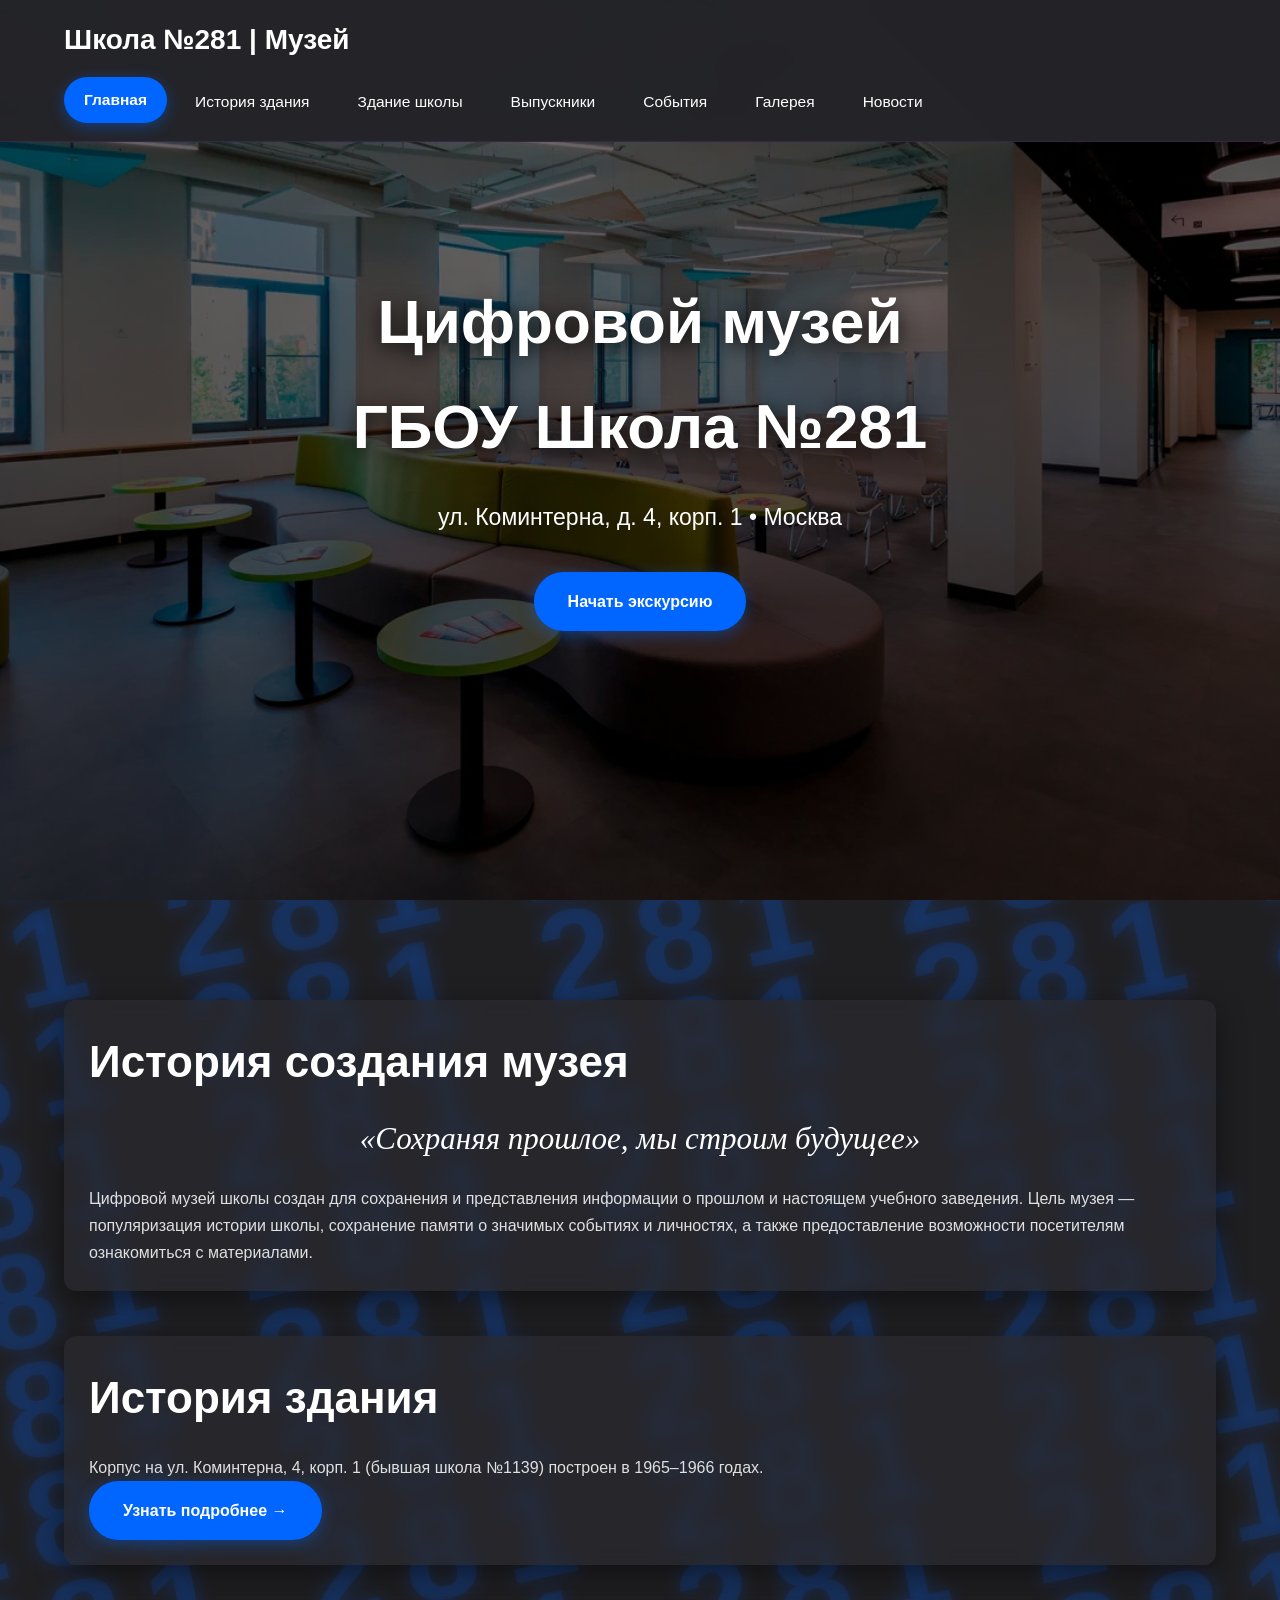
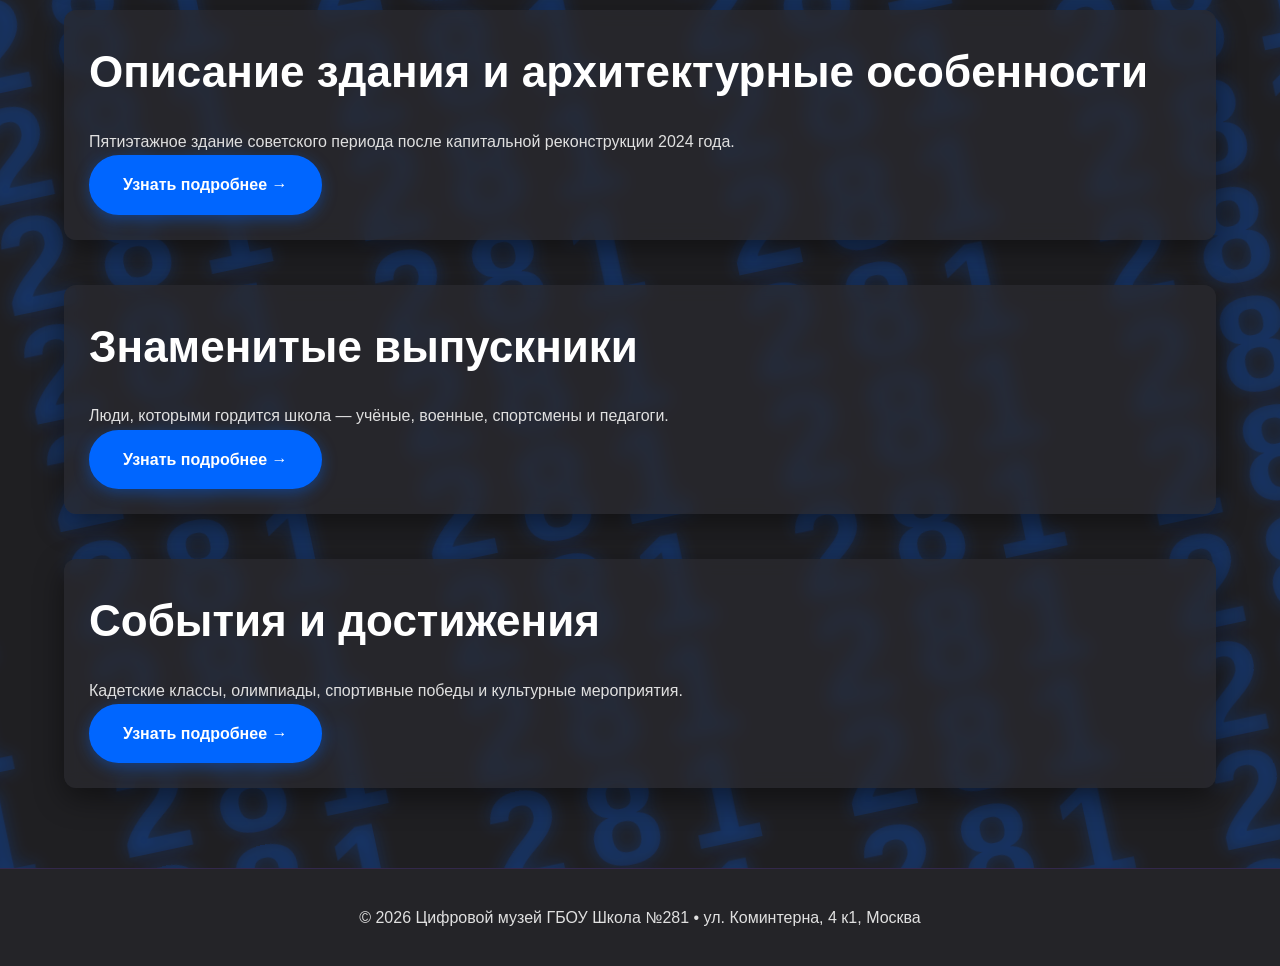
<file: index.html>
<!DOCTYPE html>
<html lang="ru">
<head>
    <meta charset="UTF-8">
    <meta name="viewport" content="width=device-width, initial-scale=1.0">
    <title>Цифровой музей школы №281</title>
    <link rel="stylesheet" href="styles.css">
    
    <style>
        .section {
            position: relative;
            overflow: hidden;
            padding: 25px;
            border-radius: 12px;
            transition: all 0.4s ease;
        }

        .section:hover {
            transform: translateY(-5px);
            box-shadow: 0 10px 25px rgba(0, 102, 204, 0.15);
        }

        .section-photo {
            position: absolute;
            top: 0;
            left: 0;
            width: 100%;
            height: 100%;
            background: center/cover no-repeat;
            opacity: 0;
            transition: opacity 0.5s ease;
            z-index: 1;
        }

        .section:hover .section-photo {
            opacity: 0.25;
        }

        .section-content {
            position: relative;
            z-index: 2;
        }
    </style>
</head>
<body>

<header class="main-header">
    <div class="header-container">
        <div class="logo">Школа №281 | Музей</div>
        <nav class="nav-menu">
            <a href="index.html" class="active">Главная</a>
            <a href="history-building.html">История здания</a>
            <a href="building-description.html">Здание школы</a>
            <a href="graduates.html">Выпускники</a>
            <a href="events-achievements.html">События</a>
            <a href="gallery.html">Галерея</a>
            <a href="news.html">Новости</a>
        </nav>
    </div>
</header>
<section class="hero">
    <h1>Цифровой музей<br>ГБОУ Школа №281</h1>
    <p>ул. Коминтерна, д. 4, корп. 1 • Москва</p>
    <a href="#sections" class="btn">Начать экскурсию</a>
</section>
<main class="content-wrapper" id="sections">

    <!-- История создания музея -->
    <section class="section">
        <div class="section-content">
            <h2>История создания музея</h2>
            <p class="museum-quote">«Сохраняя прошлое, мы строим будущее»</p>
            <p>Цифровой музей школы создан для сохранения и представления информации о прошлом и настоящем учебного заведения. Цель музея — популяризация истории школы, сохранение памяти о значимых событиях и личностях, а также предоставление возможности посетителям ознакомиться с материалами.</p>
        </div>
    </section>

    <!-- Остальные разделы -->
    <section class="section">
        <div class="section-photo" style="background-image: url('images/history-building.jpg');"></div>
        <div class="section-content">
            <h2>История здания</h2>
            <p>Корпус на ул. Коминтерна, 4, корп. 1 (бывшая школа №1139) построен в 1965–1966 годах.</p>
            <a href="history-building.html" class="btn">Узнать подробнее →</a>
        </div>
    </section>

    <section class="section">
        <div class="section-photo" style="background-image: url('images/school-building.jpg');"></div>
        <div class="section-content">
            <h2>Описание здания и архитектурные особенности</h2>
            <p>Пятиэтажное здание советского периода после капитальной реконструкции 2024 года.</p>
            <a href="building-description.html" class="btn">Узнать подробнее →</a>
        </div>
    </section>

    <section class="section">
        <div class="section-photo" style="background-image: url('images/graduates.jpg');"></div>
        <div class="section-content">
            <h2>Знаменитые выпускники</h2>
            <p>Люди, которыми гордится школа — учёные, военные, спортсмены и педагоги.</p>
            <a href="graduates.html" class="btn">Узнать подробнее →</a>
        </div>
    </section>

    <section class="section">
        <div class="section-photo" style="background-image: url('images/events.jpg');"></div>
        <div class="section-content">
            <h2>События и достижения</h2>
            <p>Кадетские классы, олимпиады, спортивные победы и культурные мероприятия.</p>
            <a href="events-achievements.html" class="btn">Узнать подробнее →</a>
        </div>
    </section>

</main>

<footer class="main-footer">
    <p>© 2026 Цифровой музей ГБОУ Школа №281 • ул. Коминтерна, 4 к1, Москва</p>
</footer>

</body>
</html>
<script>
// Скрытие шапки при скролле
let lastScrollTop = 0;
const header = document.querySelector('.main-header');

window.addEventListener('scroll', () => {
    const scrollTop = window.pageYOffset || document.documentElement.scrollTop;

    if (scrollTop > lastScrollTop && scrollTop > 100) {
        // Скроллим вниз — прячем шапку
        header.style.transform = 'translateY(-100%)';
    } else {
        // Скроллим вверх — показываем шапку
        header.style.transform = 'translateY(0)';
    }

    lastScrollTop = scrollTop;
});
</script>
</file>
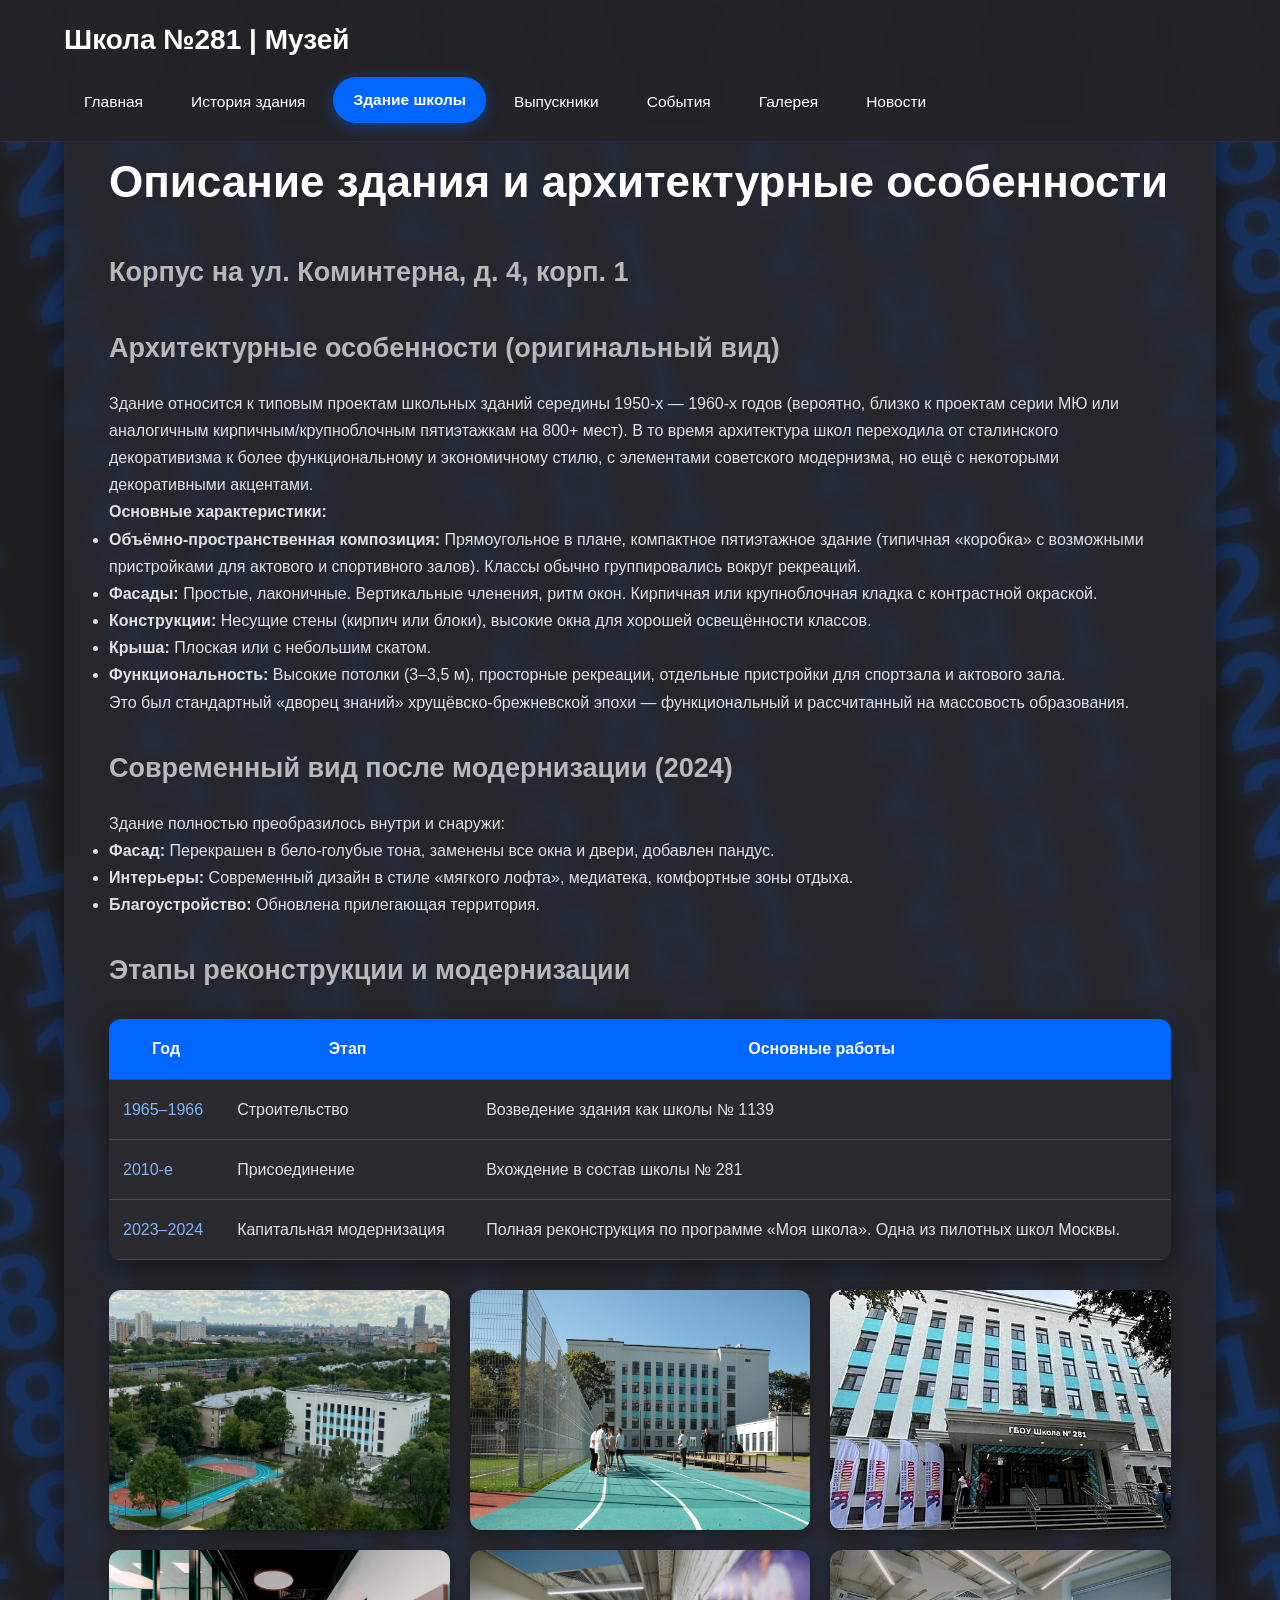
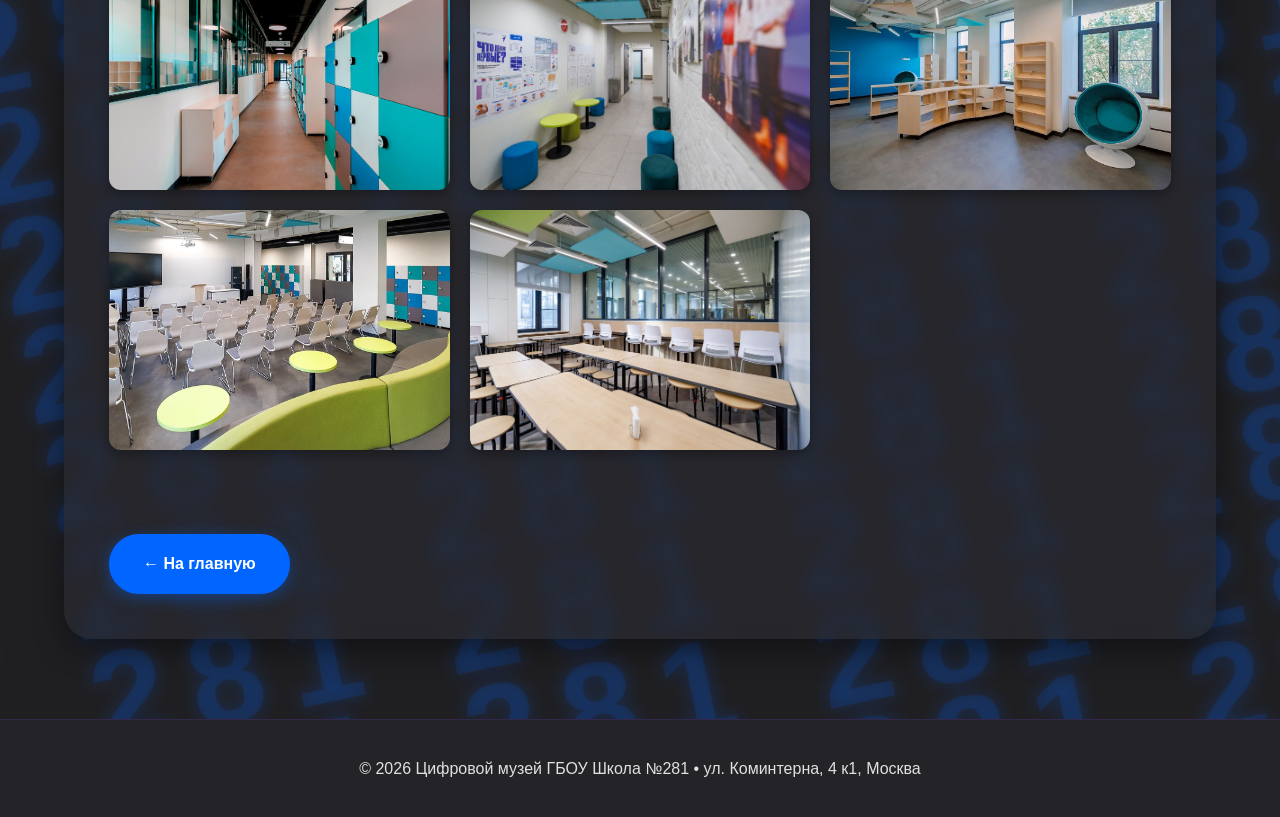
<file: building-description.html>
<!DOCTYPE html>
<html lang="ru">
<head>
    <meta charset="UTF-8">
    <meta name="viewport" content="width=device-width, initial-scale=1.0">
    <title>Описание здания — Цифровой музей школы №281</title>
    <link rel="stylesheet" href="styles.css">
</head>
<body>

<header class="main-header">
    <div class="header-container">
        <div class="logo">Школа №281 | Музей</div>
        <nav class="nav-menu">
            <a href="index.html">Главная</a>
            <a href="history-building.html">История здания</a>
            <a href="building-description.html" class="active">Здание школы</a>
            <a href="graduates.html">Выпускники</a>
            <a href="events-achievements.html">События</a>
            <a href="gallery.html">Галерея</a>
            <a href="news.html">Новости</a>
        </nav>
    </div>
</header>

<main class="content-wrapper">
    <section class="section">
        <h2>Описание здания и архитектурные особенности</h2>
        <h3>Корпус на ул. Коминтерна, д. 4, корп. 1</h3>

        <h3>Архитектурные особенности (оригинальный вид)</h3>
        <p>Здание относится к типовым проектам школьных зданий середины 1950-х — 1960-х годов (вероятно, близко к проектам серии МЮ или аналогичным кирпичным/крупноблочным пятиэтажкам на 800+ мест). В то время архитектура школ переходила от сталинского декоративизма к более функциональному и экономичному стилю, с элементами советского модернизма, но ещё с некоторыми декоративными акцентами.</p>
       
        <h4>Основные характеристики:</h4>
        <ul>
            <li><strong>Объёмно-пространственная композиция:</strong> Прямоугольное в плане, компактное пятиэтажное здание (типичная «коробка» с возможными пристройками для актового и спортивного залов). Классы обычно группировались вокруг рекреаций.</li>
            <li><strong>Фасады:</strong> Простые, лаконичные. Вертикальные членения, ритм окон. Кирпичная или крупноблочная кладка с контрастной окраской.</li>
            <li><strong>Конструкции:</strong> Несущие стены (кирпич или блоки), высокие окна для хорошей освещённости классов.</li>
            <li><strong>Крыша:</strong> Плоская или с небольшим скатом.</li>
            <li><strong>Функциональность:</strong> Высокие потолки (3–3,5 м), просторные рекреации, отдельные пристройки для спортзала и актового зала.</li>
        </ul>

        <p>Это был стандартный «дворец знаний» хрущёвско-брежневской эпохи — функциональный и рассчитанный на массовость образования.</p>

        <h3>Современный вид после модернизации (2024)</h3>
        <p>Здание полностью преобразилось внутри и снаружи:</p>
       
        <ul>
            <li><strong>Фасад:</strong> Перекрашен в бело-голубые тона, заменены все окна и двери, добавлен пандус.</li>
            <li><strong>Интерьеры:</strong> Современный дизайн в стиле «мягкого лофта», медиатека, комфортные зоны отдыха.</li>
            <li><strong>Благоустройство:</strong> Обновлена прилегающая территория.</li>
        </ul>

        <!-- Таблица этапов реконструкции -->
        <h3>Этапы реконструкции и модернизации</h3>
        <table>
            <tr>
                <th>Год</th>
                <th>Этап</th>
                <th>Основные работы</th>
            </tr>
            <tr>
                <td>1965–1966</td>
                <td>Строительство</td>
                <td>Возведение здания как школы № 1139</td>
            </tr>
            <tr>
                <td>2010-е</td>
                <td>Присоединение</td>
                <td>Вхождение в состав школы № 281</td>
            </tr>
            <tr>
                <td>2023–2024</td>
                <td>Капитальная модернизация</td>
                <td>Полная реконструкция по программе «Моя школа». Одна из пилотных школ Москвы.</td>
            </tr>
        </table>

        <!-- Галерея из 8 фотографий -->
        <div class="achievements-gallery">
            <img src="img/building1.jpg" class="page-img" alt="Здание школы после реконструкции">
            <img src="img/building2.jpg" class="page-img" alt="Современный фасад школы">
            <img src="img/building3.jpg" class="page-img" alt="Общий вид корпуса">
            <img src="img/interior1.jpg" class="page-img" alt="Современный интерьер класса">
            <img src="img/interior2.jpg" class="page-img" alt="Медиатека школы">
            <img src="img/interior3.jpg" class="page-img" alt="Зоны отдыха и рекреации">
            <img src="img/interior4.jpg" class="page-img" alt="Спортивный зал после ремонта">
            <img src="img/interior5.jpg" class="page-img" alt="Актовый зал школы">
        </div>

        <br><br>
        <a href="index.html" class="btn">← На главную</a>
    </section>
</main>

<footer class="main-footer">
    <p>© 2026 Цифровой музей ГБОУ Школа №281 • ул. Коминтерна, 4 к1, Москва</p>
</footer>

</body>
</html>
</file>
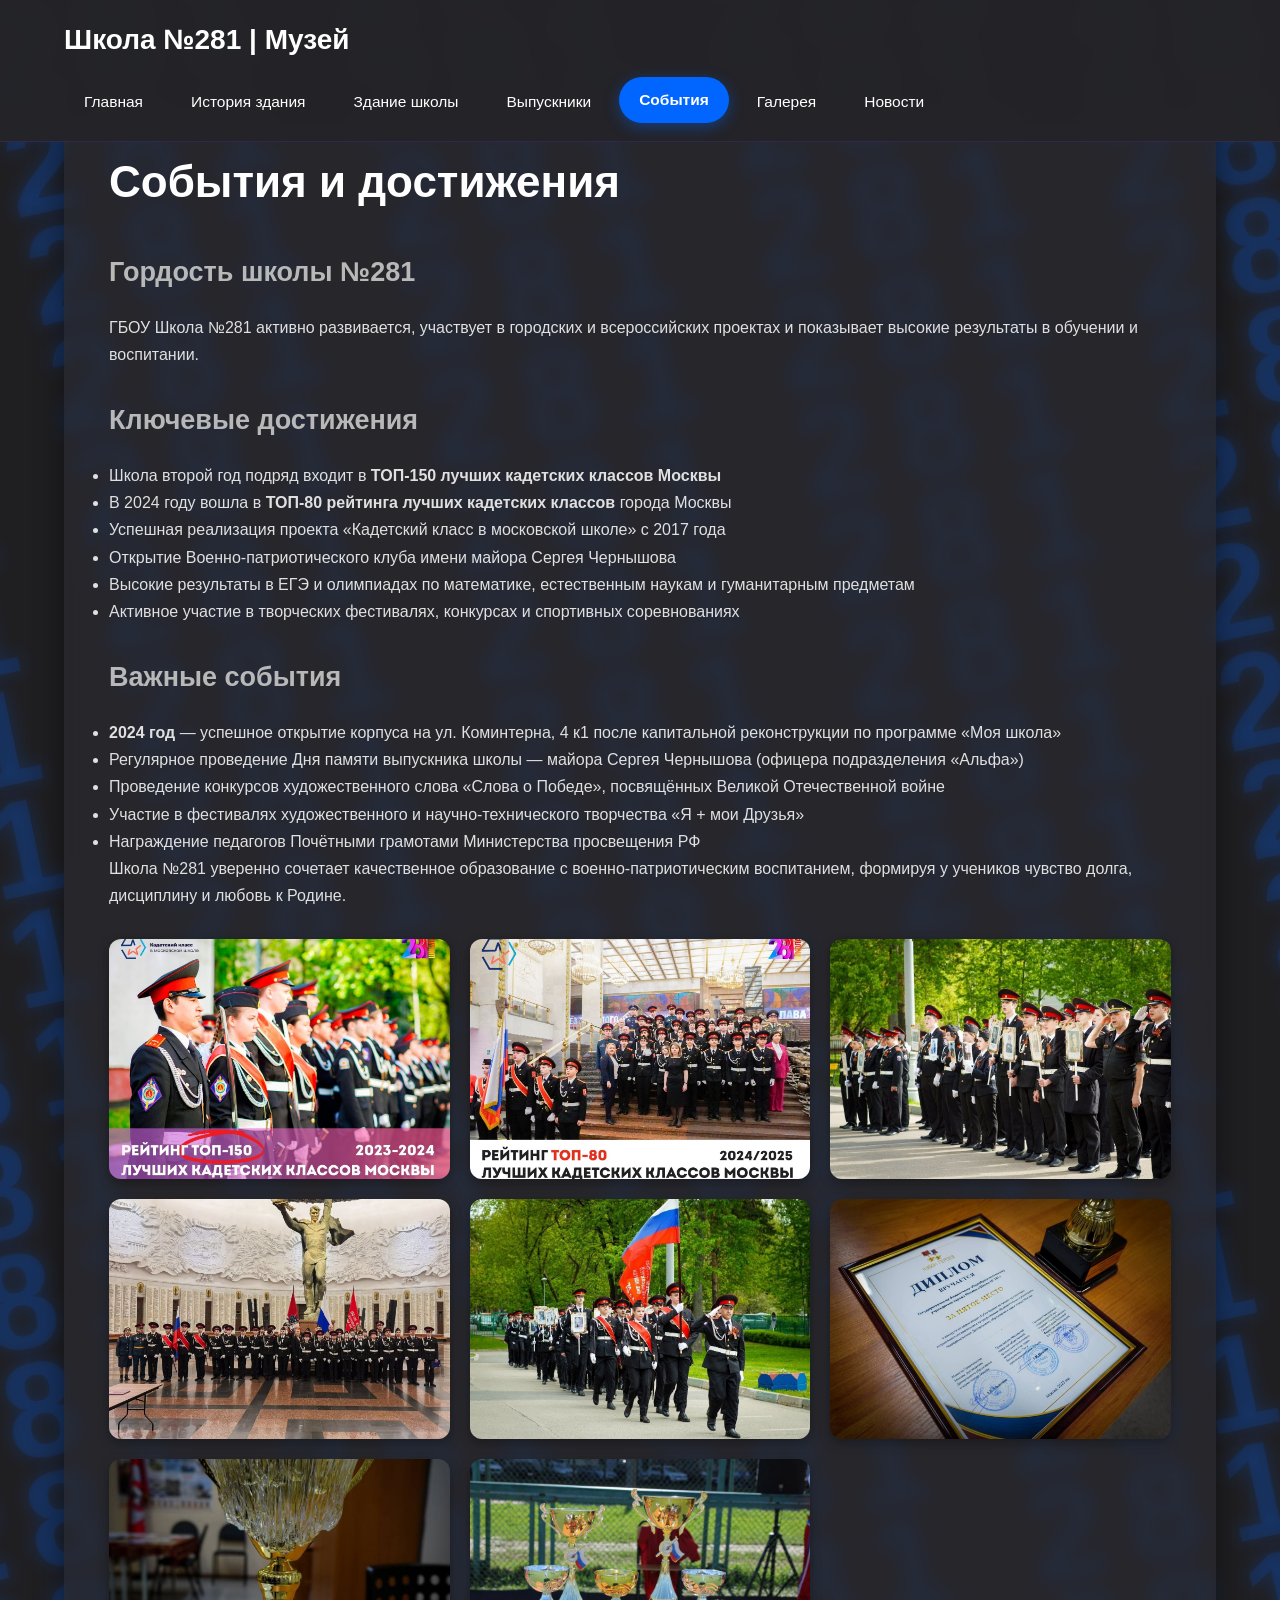
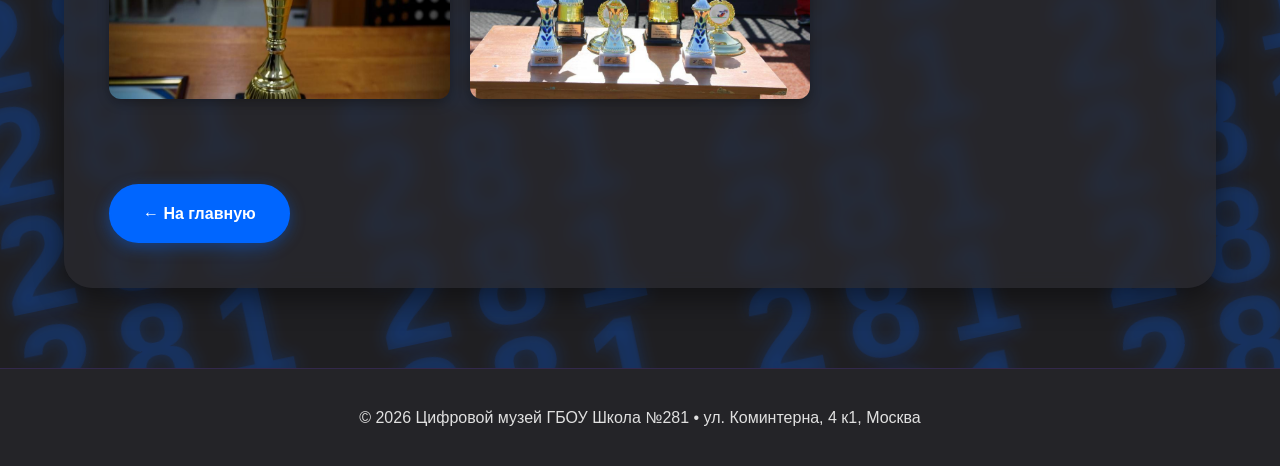
<file: events-achievements.html>
<!DOCTYPE html>
<html lang="ru">
<head>
    <meta charset="UTF-8">
    <meta name="viewport" content="width=device-width, initial-scale=1.0">
    <title>События и достижения — Музей школы №281</title>
    <link rel="stylesheet" href="styles.css">
</head>
<body>

<header class="main-header">
    <div class="header-container">
        <div class="logo">Школа №281 | Музей</div>
        <nav class="nav-menu">
            <a href="index.html">Главная</a>
            <a href="history-building.html">История здания</a>
            <a href="building-description.html">Здание школы</a>
            <a href="graduates.html">Выпускники</a>
            <a href="events-achievements.html" class="active">События</a>
            <a href="gallery.html">Галерея</a>
            <a href="news.html">Новости</a>
        </nav>
    </div>
</header>

<main class="content-wrapper">
    <section class="section">
        <h2>События и достижения</h2>
        <h3>Гордость школы №281</h3>
        
        <p>ГБОУ Школа №281 активно развивается, участвует в городских и всероссийских проектах и показывает высокие результаты в обучении и воспитании.</p>

        <h3>Ключевые достижения</h3>
        <ul>
            <li>Школа второй год подряд входит в <strong>ТОП-150 лучших кадетских классов Москвы</strong></li>
            <li>В 2024 году вошла в <strong>ТОП-80 рейтинга лучших кадетских классов</strong> города Москвы</li>
            <li>Успешная реализация проекта «Кадетский класс в московской школе» с 2017 года</li>
            <li>Открытие Военно-патриотического клуба имени майора Сергея Чернышова</li>
            <li>Высокие результаты в ЕГЭ и олимпиадах по математике, естественным наукам и гуманитарным предметам</li>
            <li>Активное участие в творческих фестивалях, конкурсах и спортивных соревнованиях</li>
        </ul>

        <h3>Важные события</h3>
        <ul>
            <li><strong>2024 год</strong> — успешное открытие корпуса на ул. Коминтерна, 4 к1 после капитальной реконструкции по программе «Моя школа»</li>
            <li>Регулярное проведение Дня памяти выпускника школы — майора Сергея Чернышова (офицера подразделения «Альфа»)</li>
            <li>Проведение конкурсов художественного слова «Слова о Победе», посвящённых Великой Отечественной войне</li>
            <li>Участие в фестивалях художественного и научно-технического творчества «Я + мои Друзья»</li>
            <li>Награждение педагогов Почётными грамотами Министерства просвещения РФ</li>
        </ul>

        <p>Школа №281 уверенно сочетает качественное образование с военно-патриотическим воспитанием, формируя у учеников чувство долга, дисциплину и любовь к Родине.</p>

        <!-- Галерея из 8 фотографий -->
        <div class="achievements-gallery">
            <img src="img/event1.jpg" class="page-img" alt="Открытие корпуса после реконструкции 2024">
            <img src="img/event2.jpg" class="page-img" alt="Кадеты школы №281 на параде">
            <img src="img/event3.jpg" class="page-img" alt="День памяти Сергея Чернышова">
            <img src="img/event4.jpg" class="page-img" alt="Конкурс «Слова о Победе»">
            <img src="img/event5.jpg" class="page-img" alt="Награждение педагогов">
            <img src="img/event6.jpg" class="page-img" alt="Военно-патриотический клуб">
            <img src="img/event7.jpg" class="page-img" alt="Кадеты на фестивале">
            <img src="img/event8.jpg" class="page-img" alt="Достижения школы 2024-2025">
        </div>

        <br><br>
        <a href="index.html" class="btn">← На главную</a>
    </section>
</main>

<footer class="main-footer">
    <p>© 2026 Цифровой музей ГБОУ Школа №281 • ул. Коминтерна, 4 к1, Москва</p>
</footer>

</body>
</html>
</file>
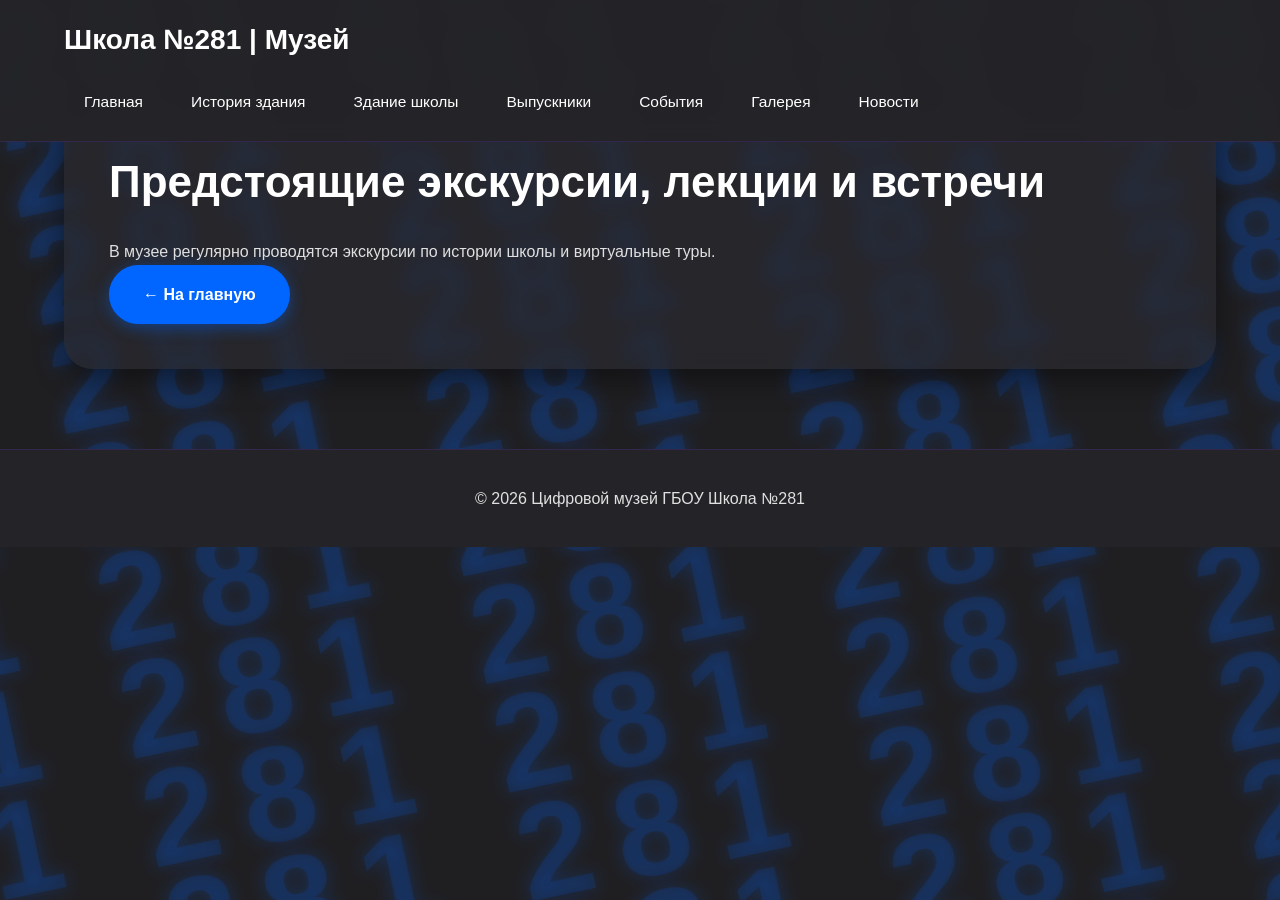
<file: excursions.html>
<!DOCTYPE html>
<html lang="ru">
<head>
    <meta charset="UTF-8">
    <meta name="viewport" content="width=device-width, initial-scale=1.0">
    <title>Экскурсии — Музей школы №281</title>
    <link rel="stylesheet" href="styles.css">
</head>
<body>

<header class="main-header">
    <div class="header-container">
        <div class="logo">Школа №281 | Музей</div>
        <nav class="nav-menu">
            <a href="index.html">Главная</a>
            <a href="history-building.html">История здания</a>
            <a href="building-description.html">Здание школы</a>
            <a href="graduates.html">Выпускники</a>
            <a href="events-achievements.html">События</a>
            <a href="gallery.html">Галерея</a>
            <a href="news.html">Новости</a>
        </nav>
    </div>
</header>

<main class="content-wrapper">
    <section class="section">
        <h2>Предстоящие экскурсии, лекции и встречи</h2>
        <p>В музее регулярно проводятся экскурсии по истории школы и виртуальные туры.</p>
        <a href="index.html" class="btn">← На главную</a>
    </section>
</main>

<footer class="main-footer">
    <p>© 2026 Цифровой музей ГБОУ Школа №281</p>
</footer>
</body>
</html>
</file>
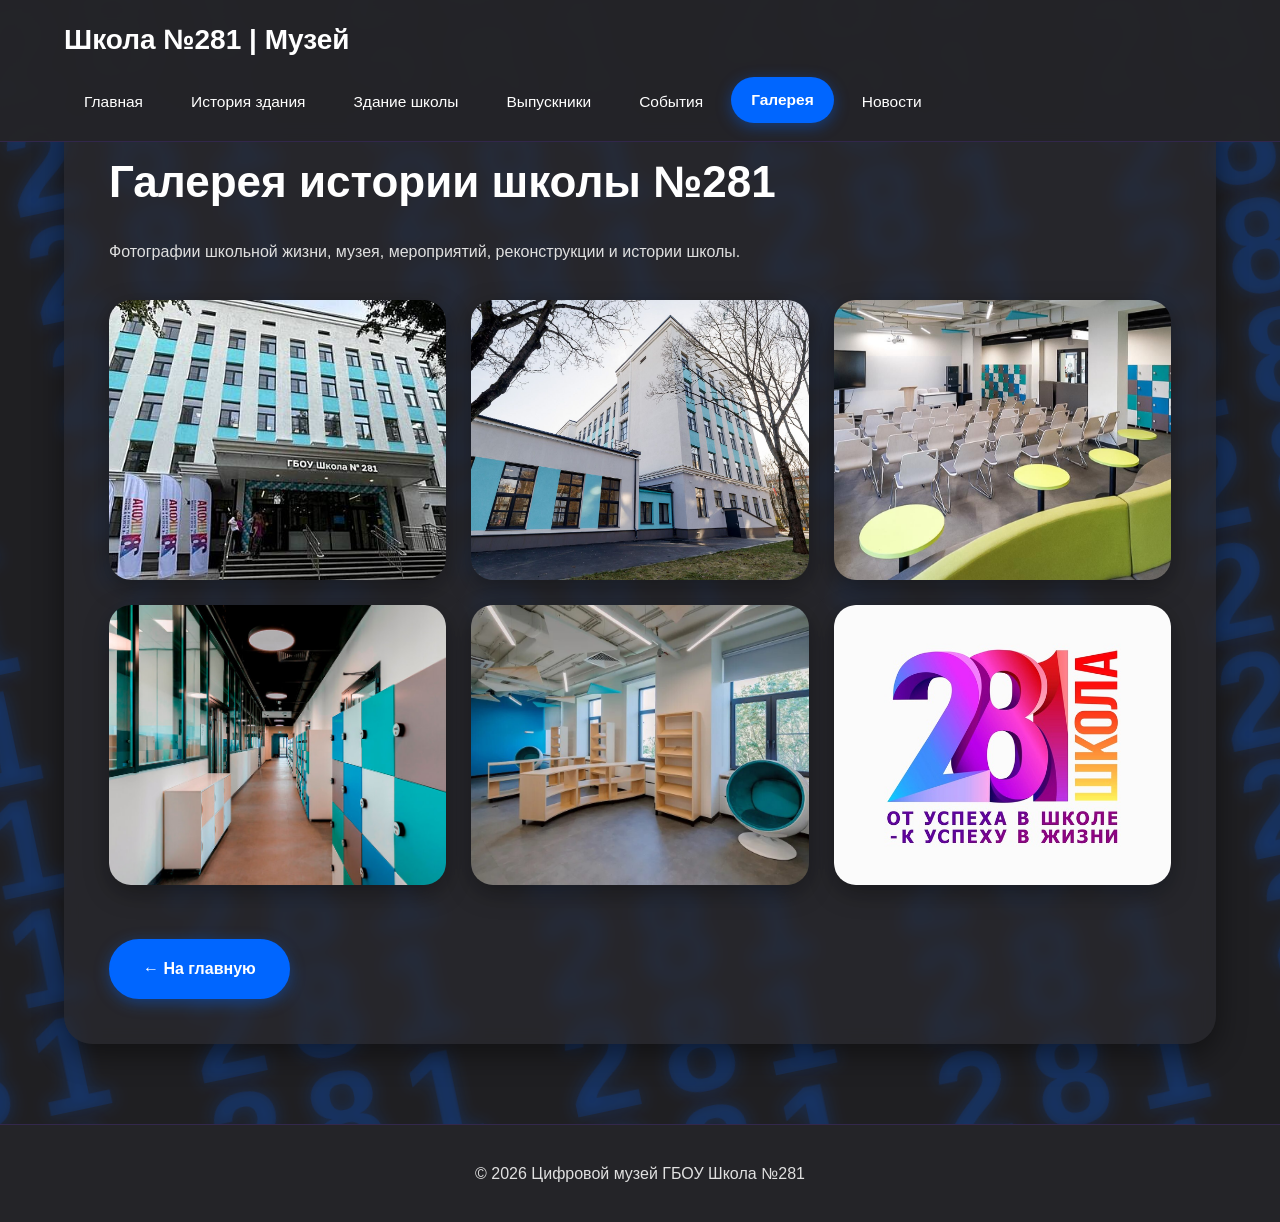
<file: gallery.html>
<!DOCTYPE html>
<html lang="ru">
<head>
    <meta charset="UTF-8">
    <meta name="viewport" content="width=device-width, initial-scale=1.0">
    <title>Галерея — Цифровой музей школы №281</title>

    <link rel="stylesheet" href="styles.css">
</head>

<body>

<header class="main-header">

    <div class="header-container">

        <div class="logo">
            Школа №281 | Музей
        </div>

        <nav class="nav-menu">

            <a href="index.html">Главная</a>

            <a href="history-building.html">
                История здания
            </a>

            <a href="building-description.html">
                Здание школы
            </a>

            <a href="graduates.html">
                Выпускники
            </a>

            <a href="events-achievements.html">
                События
            </a>

            <a href="gallery.html" class="active">
                Галерея
            </a>

            <a href="news.html">
                Новости
            </a>

        </nav>

    </div>

</header>

<main class="content-wrapper">

    <section class="section">

        <h2>
            Галерея истории школы №281
        </h2>

        <p>
            Фотографии школьной жизни,
            музея, мероприятий,
            реконструкции и истории школы.
        </p>

        <div class="gallery">

            <div class="gallery-item">
                <img src="img/photo1.jpg" alt="Фото 1">
            </div>

            <div class="gallery-item">
                <img src="img/photo2.jpg" alt="Фото 2">
            </div>

            <div class="gallery-item">
                <img src="img/photo3.jpg" alt="Фото 3">
            </div>

            <div class="gallery-item">
                <img src="img/photo4.jpg" alt="Фото 4">
            </div>

            <div class="gallery-item">
                <img src="img/photo5.jpg" alt="Фото 5">
            </div>

            <div class="gallery-item">
                <img src="img/photo6.jpg" alt="Фото 6">
            </div>

        </div>

        <br><br>

        <a href="index.html" class="btn">
            ← На главную
        </a>

    </section>

</main>

<footer class="main-footer">

    <p>
        © 2026 Цифровой музей ГБОУ Школа №281
    </p>

</footer>

</body>
</html>
</file>
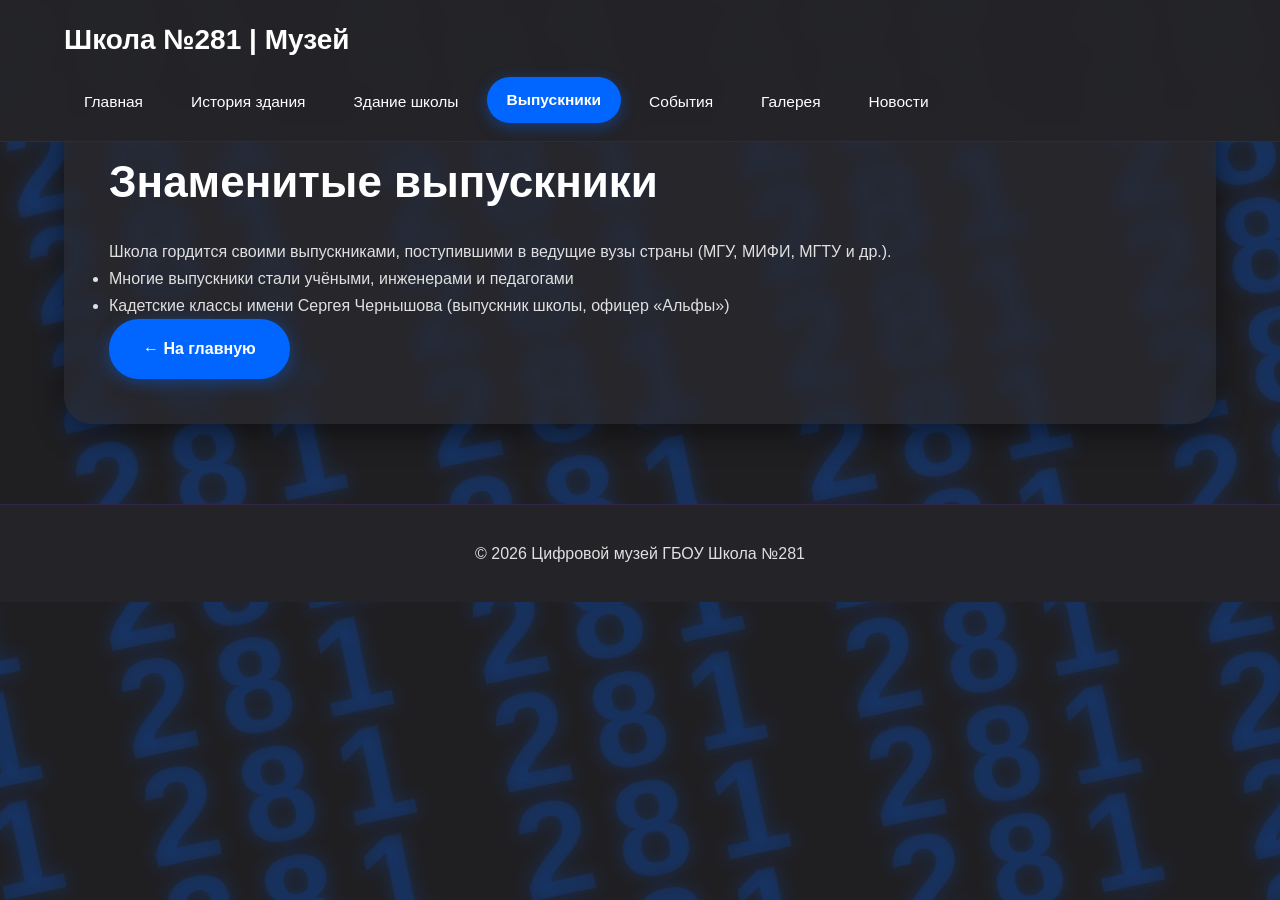
<file: graduates.html>
<!DOCTYPE html>
<html lang="ru">
<head>
    <meta charset="UTF-8">
    <meta name="viewport" content="width=device-width, initial-scale=1.0">
    <title>Знаменитые выпускники — Музей школы №281</title>
    <link rel="stylesheet" href="styles.css">
</head>
<body>

<header class="main-header">
    <div class="header-container">
        <div class="logo">Школа №281 | Музей</div>
        <nav class="nav-menu">
            <a href="index.html">Главная</a>
            <a href="history-building.html">История здания</a>
            <a href="building-description.html">Здание школы</a>
            <a href="graduates.html" class="active">Выпускники</a>
            <a href="events-achievements.html">События</a>
            <a href="gallery.html">Галерея</a>
            <a href="news.html">Новости</a>
        </nav>
    </div>
</header>

<main class="content-wrapper">
    <section class="section">
        <h2>Знаменитые выпускники</h2>
        <p>Школа гордится своими выпускниками, поступившими в ведущие вузы страны (МГУ, МИФИ, МГТУ и др.).</p>
        
        <ul>
            <li>Многие выпускники стали учёными, инженерами и педагогами</li>
            <li>Кадетские классы имени Сергея Чернышова (выпускник школы, офицер «Альфы»)</li>
        </ul>

        <a href="index.html" class="btn">← На главную</a>
    </section>
</main>

<footer class="main-footer">
    <p>© 2026 Цифровой музей ГБОУ Школа №281</p>
</footer>
</body>
</html>
</file>
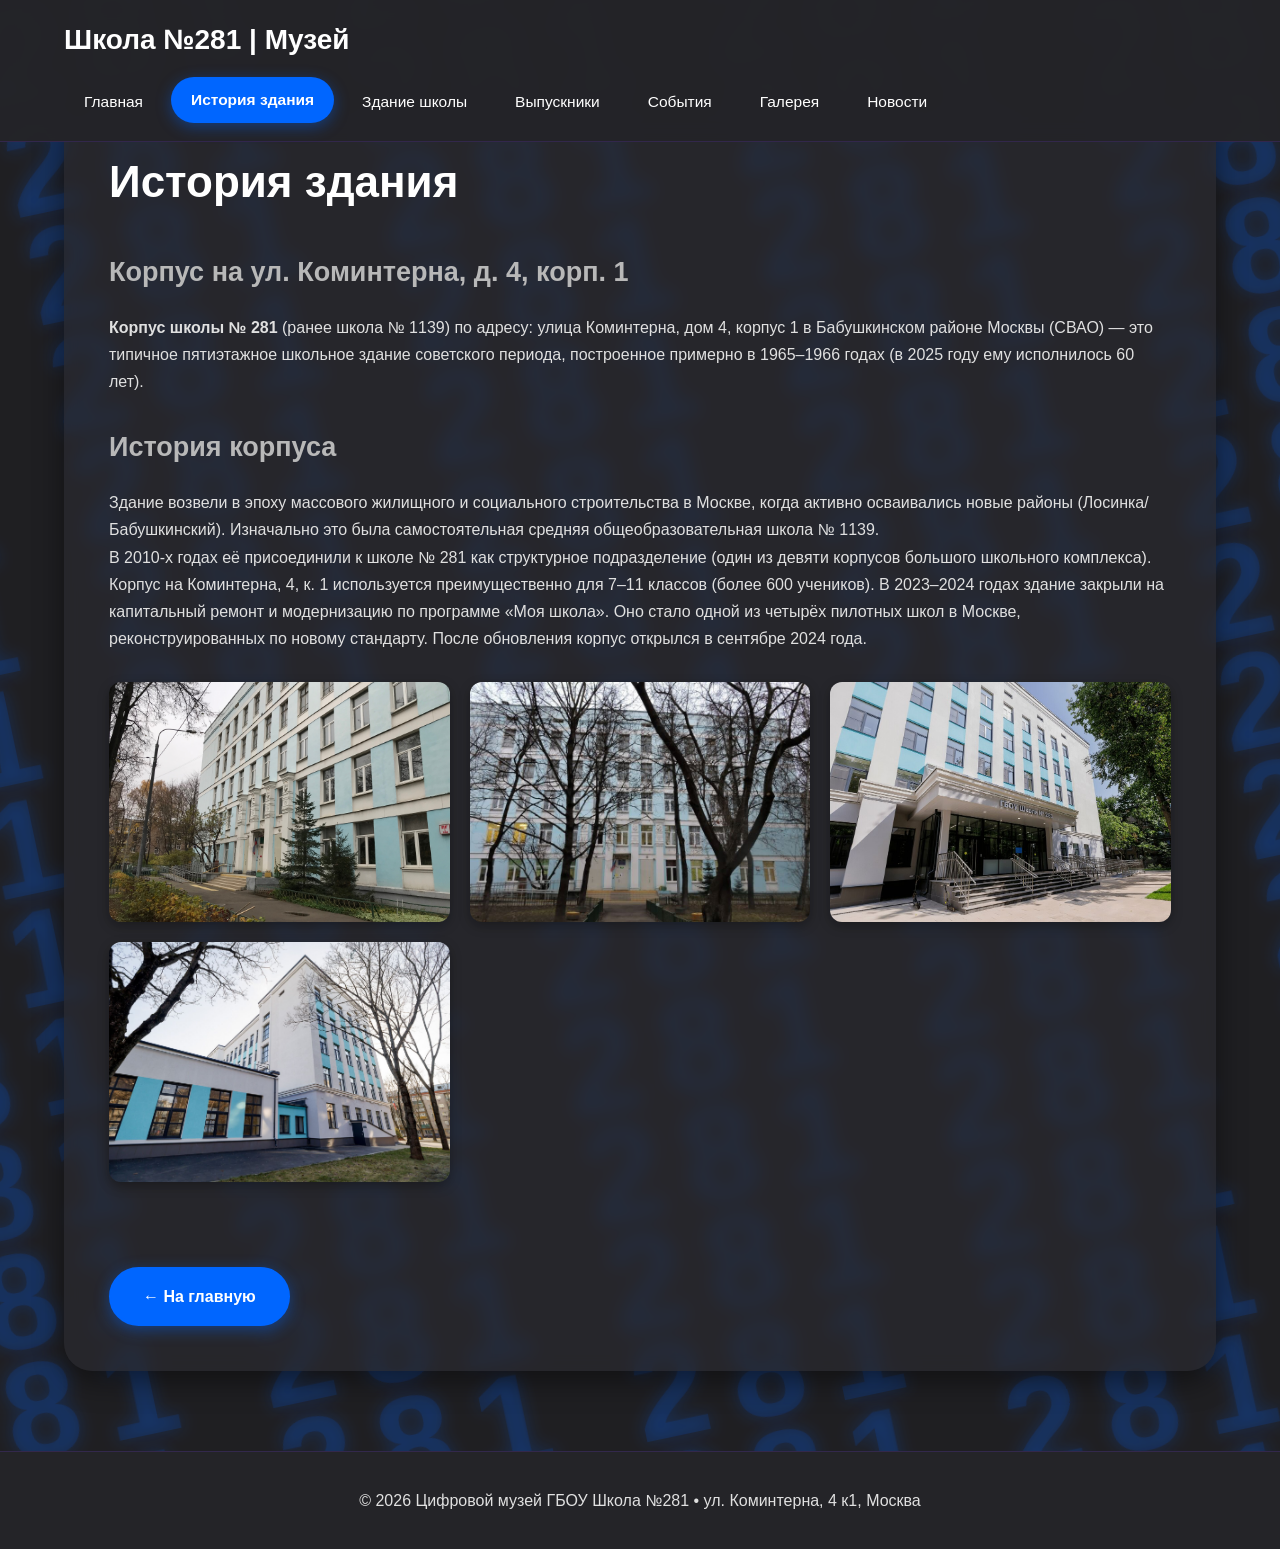
<file: history-building.html>
<!DOCTYPE html>
<html lang="ru">
<head>
    <meta charset="UTF-8">
    <meta name="viewport" content="width=device-width, initial-scale=1.0">
    <title>История здания — Музей школы №281</title>
    <link rel="stylesheet" href="styles.css">
</head>
<body>

<header class="main-header">
    <div class="header-container">
        <div class="logo">Школа №281 | Музей</div>
        <nav class="nav-menu">
            <a href="index.html">Главная</a>
            <a href="history-building.html" class="active">История здания</a>
            <a href="building-description.html">Здание школы</a>
            <a href="graduates.html">Выпускники</a>
            <a href="events-achievements.html">События</a>
            <a href="gallery.html">Галерея</a>
            <a href="news.html">Новости</a>
        </nav>
    </div>
</header>

<main class="content-wrapper">
    <section class="section">
        <h2>История здания</h2>
        <h3>Корпус на ул. Коминтерна, д. 4, корп. 1</h3>
       
        <p><strong>Корпус школы № 281</strong> (ранее школа № 1139) по адресу: улица Коминтерна, дом 4, корпус 1 в Бабушкинском районе Москвы (СВАО) — это типичное пятиэтажное школьное здание советского периода, построенное примерно в 1965–1966 годах (в 2025 году ему исполнилось 60 лет).</p>
       
        <h3>История корпуса</h3>
       
        <p>Здание возвели в эпоху массового жилищного и социального строительства в Москве, когда активно осваивались новые районы (Лосинка/Бабушкинский). Изначально это была самостоятельная средняя общеобразовательная школа № 1139.</p>
       
        <p>В 2010-х годах её присоединили к школе № 281 как структурное подразделение (один из девяти корпусов большого школьного комплекса).</p>
       
        <p>Корпус на Коминтерна, 4, к. 1 используется преимущественно для 7–11 классов (более 600 учеников). В 2023–2024 годах здание закрыли на капитальный ремонт и модернизацию по программе «Моя школа». Оно стало одной из четырёх пилотных школ в Москве, реконструированных по новому стандарту. После обновления корпус открылся в сентябре 2024 года.</p>

        <!-- Галерея из 4 фотографий -->
        <div class="achievements-gallery">
            <img src="img/history1.jpg" class="page-img" alt="Здание школы в 1960-е годы">
            <img src="img/history2.jpg" class="page-img" alt="Корпус до реконструкции">
            <img src="img/history3.jpg" class="page-img" alt="Процесс реконструкции 2023-2024">
            <img src="img/history4.jpg" class="page-img" alt="Здание после реконструкции 2024 года">
        </div>

        <br><br>
        <a href="index.html" class="btn">← На главную</a>
    </section>
</main>

<footer class="main-footer">
    <p>© 2026 Цифровой музей ГБОУ Школа №281 • ул. Коминтерна, 4 к1, Москва</p>
</footer>

</body>
</html>
</file>
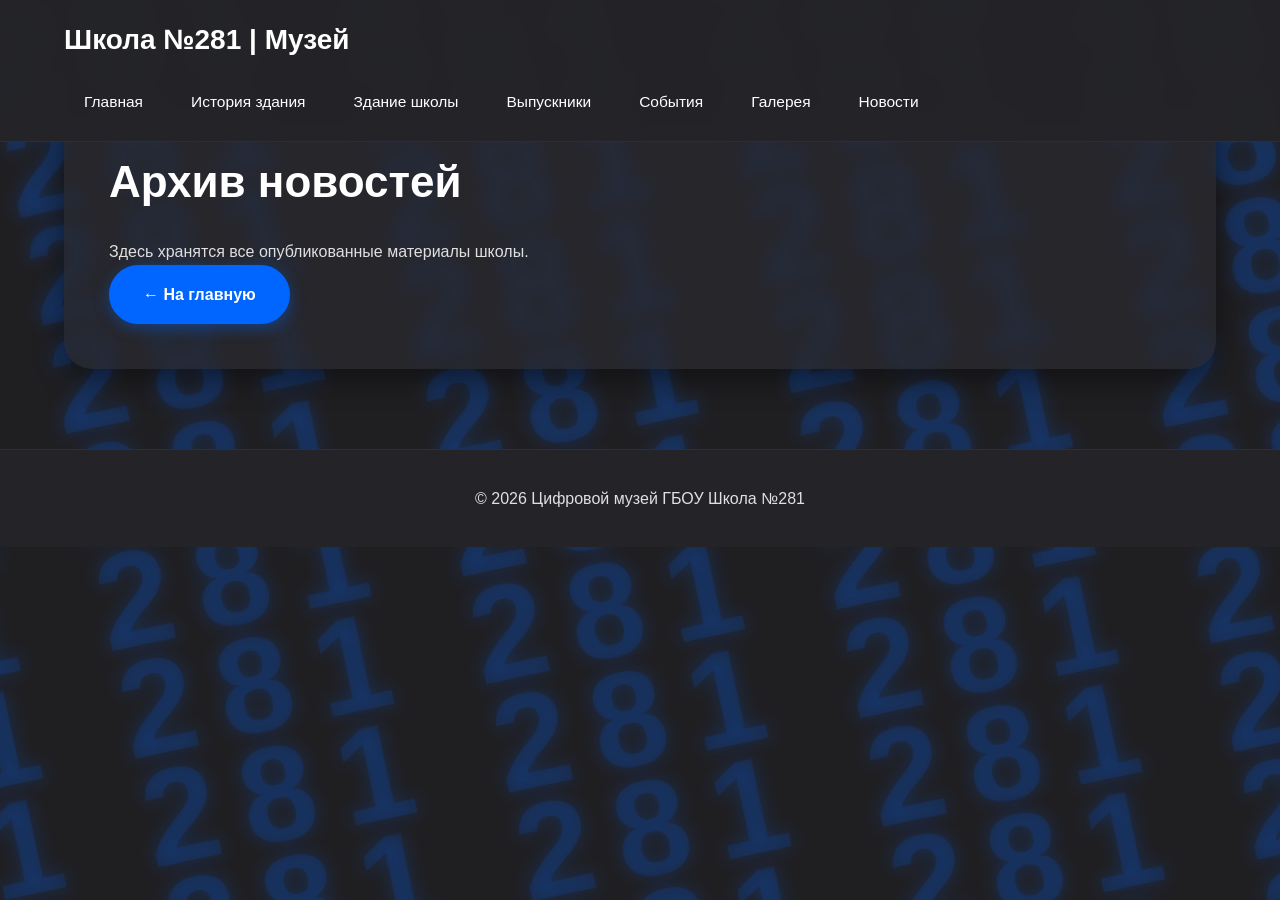
<file: news-archive.html>
<!DOCTYPE html>
<html lang="ru">
<head>
    <meta charset="UTF-8">
    <meta name="viewport" content="width=device-width, initial-scale=1.0">
    <title>Архив новостей — Музей школы №281</title>
    <link rel="stylesheet" href="styles.css">
</head>
<body>

<header class="main-header">
    <div class="header-container">
        <div class="logo">Школа №281 | Музей</div>
        <nav class="nav-menu">
            <a href="index.html">Главная</a>
            <a href="history-building.html">История здания</a>
            <a href="building-description.html">Здание школы</a>
            <a href="graduates.html">Выпускники</a>
            <a href="events-achievements.html">События</a>
            <a href="gallery.html">Галерея</a>
            <a href="news.html">Новости</a>
        </nav>
    </div>
</header>

<main class="content-wrapper">
    <section class="section">
        <h2>Архив новостей</h2>
        <p>Здесь хранятся все опубликованные материалы школы.</p>
        <a href="index.html" class="btn">← На главную</a>
    </section>
</main>

<footer class="main-footer">
    <p>© 2026 Цифровой музей ГБОУ Школа №281</p>
</footer>
</body>
</html>
</file>
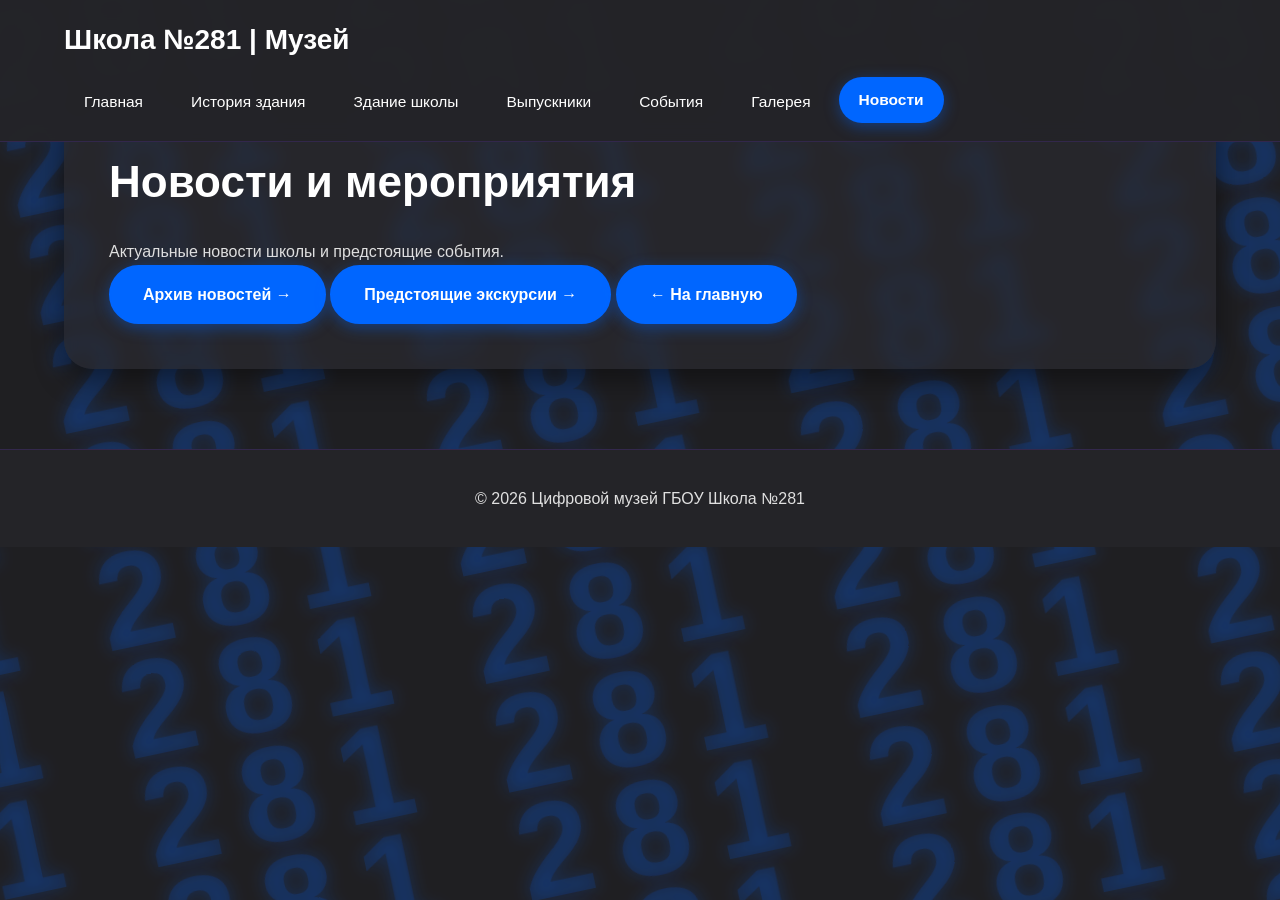
<file: news.html>
<!DOCTYPE html>
<html lang="ru">
<head>
    <meta charset="UTF-8">
    <meta name="viewport" content="width=device-width, initial-scale=1.0">
    <title>Новости — Музей школы №281</title>
    <link rel="stylesheet" href="styles.css">
</head>
<body>

<header class="main-header">
    <div class="header-container">
        <div class="logo">Школа №281 | Музей</div>
        <nav class="nav-menu">
            <a href="index.html">Главная</a>
            <a href="history-building.html">История здания</a>
            <a href="building-description.html">Здание школы</a>
            <a href="graduates.html">Выпускники</a>
            <a href="events-achievements.html">События</a>
            <a href="gallery.html">Галерея</a>
            <a href="news.html" class="active">Новости</a>
        </nav>
    </div>
</header>

<main class="content-wrapper">
    <section class="section">
        <h2>Новости и мероприятия</h2>
        <p>Актуальные новости школы и предстоящие события.</p>
        <a href="news-archive.html" class="btn">Архив новостей →</a>
        <a href="excursions.html" class="btn">Предстоящие экскурсии →</a>
        <a href="index.html" class="btn">← На главную</a>
    </section>
</main>

<footer class="main-footer">
    <p>© 2026 Цифровой музей ГБОУ Школа №281</p>
</footer>
</body>
</html>
</file>
<file: styles.css>
* {
    margin: 0;
    padding: 0;
    box-sizing: border-box;
    scroll-behavior: smooth;
}

body {
    font-family: 'Arial', 'Helvetica', sans-serif;
    background: #1f1f22;
    color: #e0e0e0;
    line-height: 1.7;
}

/* Шапка */
.main-header {
    position: fixed;
    top: 0;
    width: 100%;
    z-index: 1000;
    background: rgba(36, 36, 40, 0.98);
    backdrop-filter: blur(10px);
    padding: 16px 0;
    border-bottom: 1px solid rgba(111, 57, 217, 0.2);
}

.header-container {
    width: 90%;
    max-width: 1300px;
    margin: auto;
    display: flex;
    justify-content: space-between;
    align-items: center;
    flex-wrap: wrap;
    gap: 15px;
}

.logo {
    font-size: 28px;
    font-weight: bold;
    color: white;
}

.nav-menu {
    display: flex;
    gap: 8px;
    flex-wrap: wrap;
}

/* Навигация — обновлённый синий стиль */
.nav-menu {
    display: flex;
    gap: 8px;
    flex-wrap: wrap;
}

.nav-menu a {
    text-decoration: none;
    color: white;
    padding: 10px 20px;
    border-radius: 50px;
    transition: all 0.3s ease;
    font-size: 15.5px;
    white-space: nowrap;
}

.nav-menu a:hover,
.nav-menu .active {
    background: #0066ff;
    color: white;
    transform: translateY(-2px);
    box-shadow: 0 4px 15px rgba(0, 102, 255, 0.4);
}

/* Дополнительно — более красивый активный пункт */
.nav-menu .active {
    background: #0066ff;
    font-weight: 600;
    box-shadow: 0 4px 20px rgba(0, 102, 255, 0.5);
}
/* Главная секция */
.hero {
    height: 100vh;
    min-height: 100vh;
    display: flex;
    flex-direction: column;
    justify-content: center;
    align-items: center;
    text-align: center;
    padding: 20px;
    background: 
        linear-gradient(rgba(0,0,0,0.65), rgba(0,0,0,0.75)),
        url('img/hero.jpg') center/cover no-repeat;
    background-attachment: fixed;
    color: white;
}

.hero h1 {
    font-size: 62px;
    margin-bottom: 18px;
    text-shadow: 0 4px 20px rgba(0,0,0,0.85);
}

.hero p {
    font-size: 23px;
    max-width: 850px;
    margin-bottom: 35px;
}

/* Кнопки */
.btn {
    display: inline-block;
    background: #6f39d9;
    color: white;
    padding: 15px 34px;
    border-radius: 50px;
    text-decoration: none;
    font-weight: bold;
    transition: all 0.3s ease;
    box-shadow: 0 4px 15px rgba(111, 57, 217, 0.3);
    border: 2px solid #6f39d9;        /* Фиолетовая обводка */
}

.btn:hover {
    transform: scale(1.08) translateY(-3px);
    background: #5a2eb8;
    border-color: #5a2eb8;            /* Обводка при наведении */
}

/* Основной контент */
.content-wrapper {
    width: 90%;
    max-width: 1300px;
    margin: 100px auto 60px;
}

.section {
    background: #2a2a2f;
    padding: 45px;
    margin: 45px 0;
    border-radius: 28px;
    box-shadow: 0 10px 30px rgba(0, 0, 0, 0.45);
}

.section:hover {
    transform: translateY(-8px);
}

h2 {
    font-size: 44px;
    margin-bottom: 18px;
    color: #ffffff;
}

h3 {
    font-size: 27px;
    margin: 30px 0 18px;
    color: #b8b8b8;
}

/* Таблица */
table {
    width: 100%;
    border-collapse: collapse;
    margin: 25px 0;
    background: #36363b;
    border-radius: 12px;
    overflow: hidden;
}

th, td {
    padding: 16px 14px;
    text-align: left;
    border-bottom: 1px solid #4a4a50;
}

th {
    background: #6f39d9;
    color: white;
}

/* Галерея */
.gallery {
    display: grid;
    grid-template-columns: repeat(auto-fit, minmax(300px, 1fr));
    gap: 22px;
    margin-top: 25px;
}

.gallery img, .page-img {
    width: 100%;
    border-radius: 20px;
    transition: all 0.4s ease;
}

.gallery img:hover, .page-img:hover {
    transform: scale(1.04);
}

/* Подвал */
.main-footer {
    background: #242428;
    padding: 35px 20px;
    text-align: center;
    margin-top: 80px;
    border-top: 1px solid rgba(111, 57, 217, 0.2);
}

/* Адаптив */
@media (max-width: 768px) {
    .nav-menu {
        flex-direction: column;
        align-items: center;
    }
    .hero h1 { font-size: 42px; }
    h2 { font-size: 34px; }
}/* Красивый заголовок "Разделы музея" */
.museum-sections-title {
    text-align: center;
    margin: 60px 0 40px 0;
    padding: 20px 0;
}

.museum-sections-title h2 {
    font-size: 48px;
    color: #ffffff;
    position: relative;
    display: inline-block;
    padding-bottom: 15px;
}

.museum-sections-title h2::after {
    content: '';
    position: absolute;
    bottom: 0;
    left: 50%;
    transform: translateX(-50%);
    width: 120px;
    height: 4px;
    background: linear-gradient(to right, #6f39d9, #a07dff);
    border-radius: 2px;
}
/* Стиль для цитаты в разделе "История создания музея" */
.museum-quote {
    font-size: 24px;
    font-style: italic;
    color: #c4c4c4;
    text-align: center;
    margin: 20px 0 25px 0;
    padding: 0 20px;
}
/* Новый синий цвет для всех кнопок */
.btn {
    display: inline-block;
    background: #0066ff;
    color: white;
    padding: 14px 32px;
    border-radius: 50px;
    text-decoration: none;
    font-weight: 600;
    font-size: 16px;
    transition: all 0.3s ease;
    box-shadow: 0 4px 15px rgba(0, 102, 255, 0.4);
    border: 2px solid #0066ff;
}

.btn:hover {
    background: #0052cc;
    border-color: #0052cc;
    transform: scale(1.06) translateY(-3px);
    box-shadow: 0 6px 20px rgba(0, 102, 255, 0.5);
}

/* === КРАСИВАЯ РАМКА ЦИТАТЫ === */
.quote-section {
    background: #2a2a2f;
    padding: 60px 40px;
    text-align: center;
    border-radius: 28px;
}

.quote-box {
    max-width: 820px;
    margin: 35px auto;
    padding: 50px 55px;
    background: rgba(0, 102, 255, 0.08);
    border: 4px solid #00aaff;           /* Яркий голубой */
    border-radius: 32px;
    position: relative;
    box-shadow: 0 0 35px rgba(0, 170, 255, 0.6),
                0 0 15px rgba(0, 102, 255, 0.4),
                inset 0 0 20px rgba(0, 170, 255, 0.15);
}

.quote-box::before,
.quote-box::after {
    content: '“';
    font-size: 120px;
    position: absolute;
    color: rgba(0, 170, 255, 0.3);
    font-family: serif;
    line-height: 1;
    font-weight: bold;
}

.quote-box::before {
    top: -30px;
    left: 35px;
}

.quote-box::after {
    bottom: -65px;
    right: 35px;
    transform: rotate(180deg);
}

/* Красивый шрифт для цитаты */
.museum-quote {
    font-family: 'Playfair Display', 'Georgia', serif;
    font-size: 31px;
    font-style: italic;
    color: #ffffff;
    margin: 0 0 25px 0;
    line-height: 1.35;
    font-weight: 400;
}

.museum-description {
    font-size: 17.5px;
    color: #d0d0d0;
    line-height: 1.85;
    max-width: 760px;
    margin: 0 auto;
}
/* ====================== ОГРОМНОЕ КОЛИЧЕСТВО ЦИФР 281 ====================== */

body {
    position: relative;
    overflow-x: hidden;
    background-color: #1f1f22;
}

/* Фоновый слой */
body::before {
    content:
    "281 281 281 281 281 281 281 281 281 281 281 281 281 281 281 281 281 281 281 281 281 281 281 281 281 281 281 281 281 281 281 281 281 281 281 281 281 281 281 281 281 281 281 281 281 281 281 281 281 281 "
    
    "281 281 281 281 281 281 281 281 281 281 281 281 281 281 281 281 281 281 281 281 281 281 281 281 281 281 281 281 281 281 281 281 281 281 281 281 281 281 281 281 281 281 281 281 281 281 281 281 281 281 "

    "281 281 281 281 281 281 281 281 281 281 281 281 281 281 281 281 281 281 281 281 281 281 281 281 281 281 281 281 281 281 281 281 281 281 281 281 281 281 281 281 281 281 281 281 281 281 281 281 281 281 "

    "281 281 281 281 281 281 281 281 281 281 281 281 281 281 281 281 281 281 281 281 281 281 281 281 281 281 281 281 281 281 281 281 281 281 281 281 281 281 281 281 281 281 281 281 281 281 281 281 281 281 ";

    position: fixed;
    inset: -50%;
    z-index: 0;

    pointer-events: none;
    user-select: none;

    font-family: 'Arial Black', 'Impact', sans-serif;
    font-size: 135px;
    font-weight: 900;
    line-height: 0.82;
    letter-spacing: 24px;

    color: rgba(0, 102, 255, 0.14);

    transform: rotate(-12deg);

    white-space: pre-wrap;
    word-break: break-word;

    text-shadow:
        0 0 18px rgba(0, 102, 255, 0.22),
        5px 5px 12px rgba(0,0,0,0.5);
}

/* Контент поверх цифр */
.main-header,
.content-wrapper,
.main-footer,
.hero,
.section {
    position: relative;
    z-index: 2;
}

/* Прозрачные блоки */
.section,
main .section,
.content-wrapper .section {
    background: rgba(42, 42, 47, 0.76) !important;
    backdrop-filter: blur(8px);
}
/* ====================== ФОН ГЛАВНОЙ СТРАНИЦЫ (Hero) ====================== */
.hero {
    height: 100vh;
    min-height: 100vh;
    display: flex;
    flex-direction: column;
    justify-content: center;
    align-items: center;
    text-align: center;
    padding: 20px;
    background: 
        linear-gradient(rgba(0,0,0,0.55), rgba(0,0,0,0.75)),
        url('img/hero.jpg') center/cover no-repeat !important;
    background-attachment: fixed;
    color: white;
    position: relative;
    z-index: 1;
}
/* Галерея достижений */
.achievements-gallery {
    display: grid;
    grid-template-columns: repeat(auto-fit, minmax(280px, 1fr));
    gap: 20px;
    margin: 30px 0;
}

.page-img {
    width: 100%;
    height: auto;
    border-radius: 8px;
    box-shadow: 0 4px 12px rgba(0, 0, 0, 0.1);
    object-fit: cover;
}.page-img {
    height: 240px;        /* или 280px */
    object-fit: cover;
}
/* ================= ГАЛЕРЕЯ ================= */

.gallery {
    display: grid;
    grid-template-columns: repeat(auto-fit, minmax(300px, 1fr));
    gap: 25px;
    margin-top: 35px;
}

.gallery-item {
    overflow: hidden;
    border-radius: 22px;
    position: relative;
    background: #2a2a2f;
    box-shadow: 0 8px 25px rgba(0,0,0,0.35);
    transition: all 0.4s ease;
}

.gallery-item:hover {
    transform: translateY(-8px);
    box-shadow: 0 12px 35px rgba(0,102,255,0.35);
}

.gallery-item img {
    width: 100%;
    height: 280px;
    object-fit: cover;
    display: block;
    transition: transform 0.5s ease;
}

.gallery-item:hover img {
    transform: scale(1.08);
}* {
    margin: 0;
    padding: 0;
    box-sizing: border-box;
    scroll-behavior: smooth;
}

body {
    font-family: 'Arial', 'Helvetica', sans-serif;
    background: #1f1f22;
    color: #e0e0e0;
    line-height: 1.7;
    position: relative;
    overflow-x: hidden;
}

/* ====================== ФОН С ЦИФРАМИ 281 ====================== */
body::before {
    content:
    "281 281 281 281 281 281 281 281 281 281 281 281 281 281 281 281 281 281 281 281 281 281 281 281 281 281 281 281 281 281 281 281 281 281 281 281 281 281 281 281 281 281 281 281 281 281 281 281 281 281 "
    "281 281 281 281 281 281 281 281 281 281 281 281 281 281 281 281 281 281 281 281 281 281 281 281 281 281 281 281 281 281 281 281 281 281 281 281 281 281 281 281 281 281 281 281 281 281 281 281 281 281 "
    "281 281 281 281 281 281 281 281 281 281 281 281 281 281 281 281 281 281 281 281 281 281 281 281 281 281 281 281 281 281 281 281 281 281 281 281 281 281 281 281 281 281 281 281 281 281 281 281 281 281 "
    "281 281 281 281 281 281 281 281 281 281 281 281 281 281 281 281 281 281 281 281 281 281 281 281 281 281 281 281 281 281 281 281 281 281 281 281 281 281 281 281 281 281 281 281 281 281 281 281 281 281 ";
    position: fixed;
    inset: -50%;
    z-index: 0;
    pointer-events: none;
    user-select: none;
    font-family: 'Arial Black', 'Impact', sans-serif;
    font-size: 135px;
    font-weight: 900;
    line-height: 0.82;
    letter-spacing: 24px;
    color: rgba(0, 102, 255, 0.14);
    transform: rotate(-12deg);
    white-space: pre-wrap;
    text-shadow: 0 0 18px rgba(0, 102, 255, 0.22);
}

/* ====================== ШАПКА ====================== */
.main-header {
    position: fixed;
    top: 0;
    width: 100%;
    z-index: 1000;
    background: rgba(36, 36, 40, 0.98);
    backdrop-filter: blur(10px);
    padding: 16px 0;
    border-bottom: 1px solid rgba(111, 57, 217, 0.2);
}

.header-container {
    width: 90%;
    max-width: 1300px;
    margin: auto;
    display: flex;
    justify-content: space-between;
    align-items: center;
    flex-wrap: wrap;
    gap: 15px;
}

.logo {
    font-size: 28px;
    font-weight: bold;
    color: white;
}

.nav-menu {
    display: flex;
    gap: 8px;
    flex-wrap: wrap;
}

.nav-menu a {
    text-decoration: none;
    color: white;
    padding: 10px 20px;
    border-radius: 50px;
    transition: all 0.3s ease;
    font-size: 15.5px;
    white-space: nowrap;
}

.nav-menu a:hover,
.nav-menu .active {
    background: #0066ff;
    color: white;
    transform: translateY(-2px);
    box-shadow: 0 4px 15px rgba(0, 102, 255, 0.4);
}

/* ====================== ОСНОВНОЙ КОНТЕНТ ====================== */
.content-wrapper {
    width: 90%;
    max-width: 1300px;
    margin: 100px auto 60px;
    position: relative;
    z-index: 2;
}

.section {
    background: rgba(42, 42, 47, 0.85);
    backdrop-filter: blur(8px);
    padding: 45px;
    margin: 45px 0;
    border-radius: 28px;
    box-shadow: 0 10px 30px rgba(0, 0, 0, 0.45);
    position: relative;
    z-index: 2;
}

.section:hover {
    transform: translateY(-8px);
}

h2 {
    font-size: 44px;
    margin-bottom: 18px;
    color: #ffffff;
}

h3 {
    font-size: 27px;
    margin: 30px 0 18px;
    color: #b8b8b8;
}

/* ====================== ТАБЛИЦА (под цвет кнопок) ====================== */
table {
    width: 100%;
    border-collapse: collapse;
    margin: 25px 0;
    background: #2a2a2f;
    border-radius: 12px;
    overflow: hidden;
    box-shadow: 0 8px 25px rgba(0, 0, 0, 0.4);
}

th, td {
    padding: 16px 14px;
    text-align: left;
    border-bottom: 1px solid #4a4a50;
}

th {
    background: #0066ff;
    color: white;
    font-weight: 600;
    text-align: center;
}

tr:hover {
    background: rgba(0, 102, 255, 0.12);
}

td {
    color: #e0e0e0;
}

tr td:first-child {
    font-weight: 500;
    color: #80b3ff;
}

/* ====================== КНОПКИ ====================== */
.btn {
    display: inline-block;
    background: #0066ff;
    color: white;
    padding: 14px 32px;
    border-radius: 50px;
    text-decoration: none;
    font-weight: 600;
    font-size: 16px;
    transition: all 0.3s ease;
    box-shadow: 0 4px 15px rgba(0, 102, 255, 0.4);
    border: 2px solid #0066ff;
}

.btn:hover {
    background: #0052cc;
    border-color: #0052cc;
    transform: scale(1.06) translateY(-3px);
    box-shadow: 0 6px 20px rgba(0, 102, 255, 0.5);
}

/* ====================== ГАЛЕРЕЯ ====================== */
.achievements-gallery {
    display: grid;
    grid-template-columns: repeat(auto-fit, minmax(280px, 1fr));
    gap: 20px;
    margin: 30px 0;
}

.page-img {
    width: 100%;
    height: 240px;
    object-fit: cover;
    border-radius: 12px;
    box-shadow: 0 4px 12px rgba(0, 0, 0, 0.3);
    transition: all 0.4s ease;
}

.page-img:hover {
    transform: scale(1.04);
}

/* ====================== ПОДВАЛ ====================== */
.main-footer {
    background: #242428;
    padding: 35px 20px;
    text-align: center;
    margin-top: 80px;
    border-top: 1px solid rgba(111, 57, 217, 0.2);
    position: relative;
    z-index: 2;
}

/* ====================== АДАПТИВ ====================== */
@media (max-width: 768px) {
    .nav-menu {
        flex-direction: column;
        align-items: center;
    }
    h2 { 
        font-size: 34px; 
    }
    .section { 
        padding: 30px 20px; 
    }
    .page-img {
        height: 200px;
    }
}
</file>
